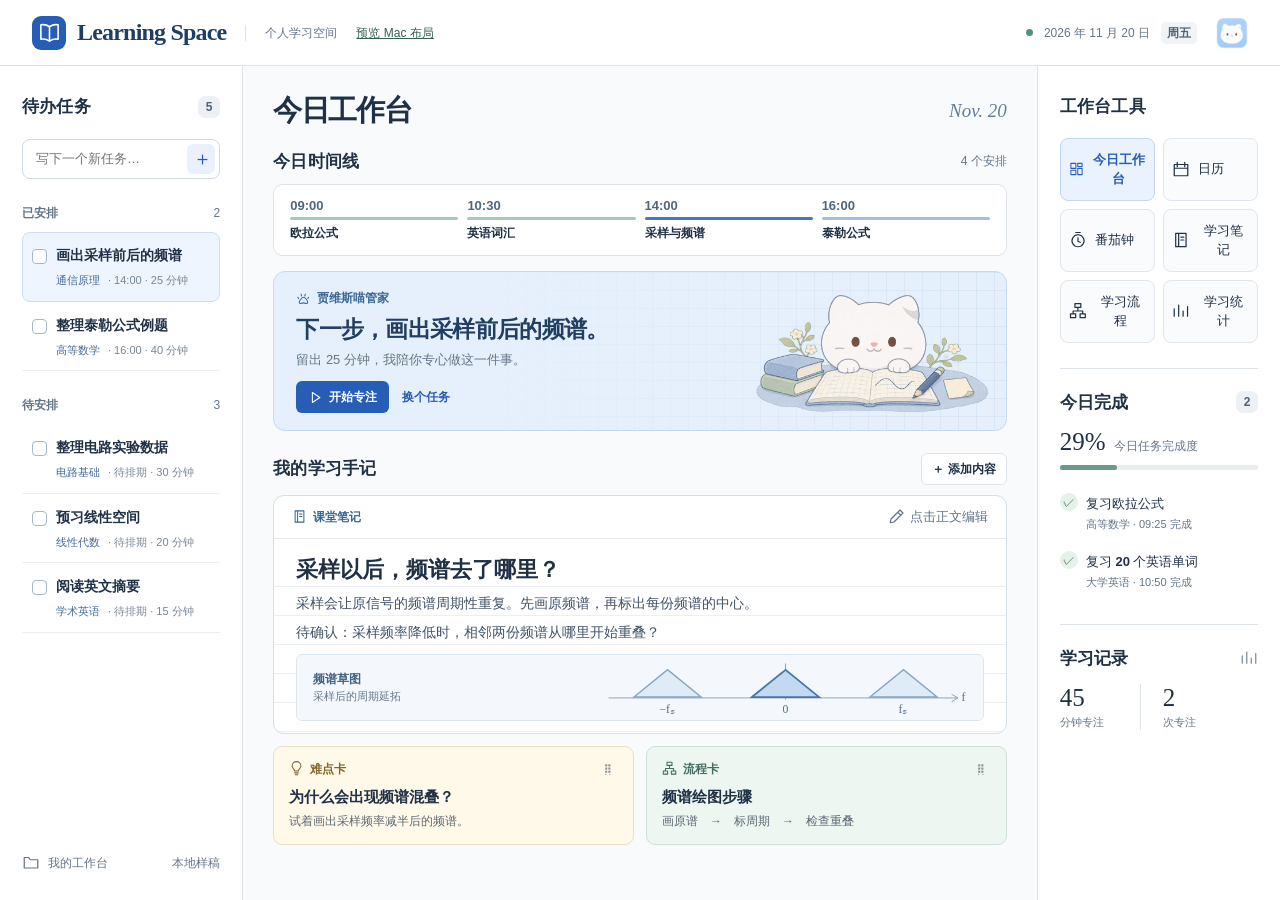
<file: index.html>
<!doctype html>
<html lang="zh-CN"><head><meta charset="utf-8"><meta name="viewport" content="width=device-width,initial-scale=1"><title>Learning Space · 学习工作台</title><link rel="stylesheet" href="studio.css"></head>
<body><header><div class="brand"><span class="brandmark" data-icon="book"></span>Learning Space</div><span class="divider"></span><span class="crumb">个人学习空间</span><a href="Mac工作台.html" style="color:#365f54;font-size:12px">预览 Mac 布局</a><div class="headright"><span class="todaydot"></span> 2026 年 11 月 20 日 <b class="day">周五</b><img src="kitten.png" alt="贾维斯喵"></div></header>
<div class="shell"><aside class="left"><div class="section-head"><h2>待办任务</h2><b class="count" id="count"></b></div>
<form id="newTask"><input maxlength="48" id="newTitle" aria-label="新任务名称" placeholder="写下一个新任务…"><button title="添加任务" aria-label="添加任务">＋</button></form><div id="pending"></div>
<div class="leftfoot"><span data-icon="folder"></span> 我的工作台 <span class="local">本地样稿</span></div></aside>
<main id="main"></main><aside class="right"><h2>工作台工具</h2><nav id="tools"></nav><div class="rule"></div><div class="section-head"><h2>今日完成</h2><span id="doneCount" class="count"></span></div><div class="progressbox"><div><strong id="percent"></strong><small>今日任务完成度</small></div><div class="track"><i id="progress"></i></div></div><div id="done"></div><div class="rule"></div><div class="section-head"><h2>学习记录</h2><span data-icon="activity"></span></div><div class="record"><div><strong id="minutes">45</strong><small>分钟专注</small></div><div><strong id="sessions">2</strong><small>次专注</small></div></div></aside></div>
<dialog id="dialog"><form method="dialog"><button class="close" aria-label="关闭">×</button></form><div id="dialogBody"></div></dialog><div id="toast" role="status"></div>
<script src="studio.js"></script></body></html>
</file>
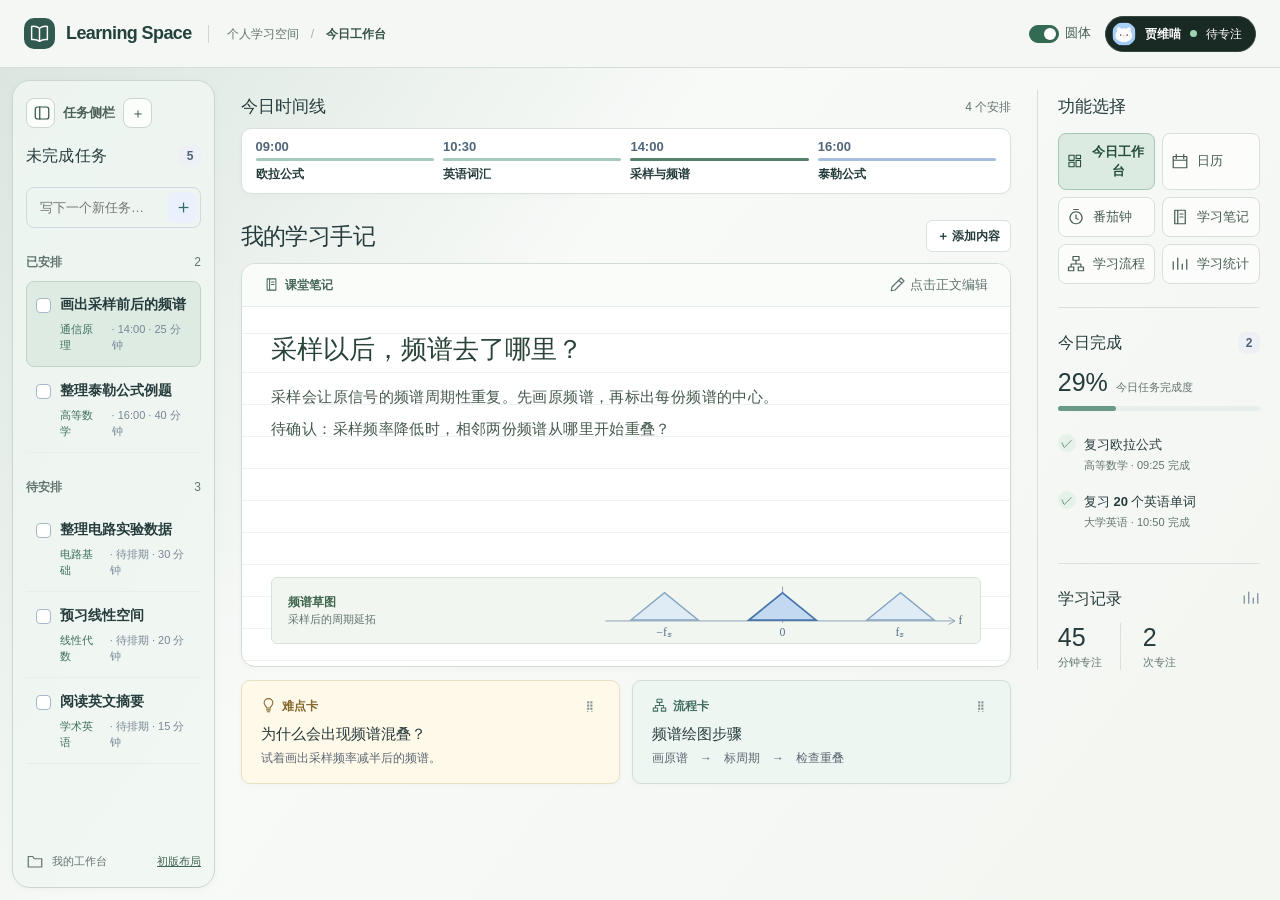
<file: Mac工作台.html>
<!doctype html>
<html lang="zh-CN" data-font="round"><head><meta charset="utf-8"><meta name="viewport" content="width=device-width,initial-scale=1"><title>Learning Space · Mac 工作台设计样稿</title><script>
// Use a fresh preference for the approved rounded-font default.
const fontPreferenceKey = 'learningSpace.fontStyle.v2';
try {
  if (localStorage.getItem(fontPreferenceKey) === 'regular') document.documentElement.dataset.font = 'regular';
} catch { /* Browser storage may be disabled. */ }
</script><link rel="stylesheet" href="studio.css"><style>body{--mint:#316c60;background:#eff3f2;color:#263c3c;--blue:#316c60;--pale:#e8f2ee;--line:#d8e1dd;--muted:#62746f;font-family:-apple-system,BlinkMacSystemFont,"Segoe UI","Microsoft YaHei",sans-serif}header.macbar{height:68px;position:sticky;top:0;z-index:5;background:rgba(244,248,245,.91);backdrop-filter:blur(18px);display:grid;grid-template-columns:auto minmax(0,1fr) auto;gap:16px;padding:0 24px;border-bottom:1px solid #d5dfda}.macbar .brand{font:650 18px/1.2 var(--sans);letter-spacing:-.6px;color:#22423b}.macbar .brandmark{width:31px;height:31px;border-radius:10px;background:#32594f}.macbar .brandmark svg{width:21px}.pagegroup{position:relative;isolation:isolate;display:flex;justify-self:center;gap:2px;align-items:center;background:#e1e8e4;border:1px solid #d4ded8;border-radius:15px;padding:4px}.pagegroup button{z-index:1;padding:6px 12px;font-size:13px;color:#50625b;border-radius:10px;white-space:nowrap}.pagegroup [aria-current=page]{color:#173c2f;font-weight:650}.thumb{position:absolute;top:4px;bottom:4px;left:0;background:#fff;border:1px solid #d2dcd6;border-radius:10px;box-shadow:0 1px 3px #364c4017;transition:transform .28s cubic-bezier(.2,.75,.25,1),width .28s;pointer-events:none}.island{position:relative;justify-self:end}.island button{color:white}.islandMain{display:flex;align-items:center;gap:9px;background:#192923;color:#f2f6f3;border:1px solid #364840;border-radius:24px;padding:5px 13px 5px 6px;font-size:12px;min-height:36px}.island img{height:24px;width:24px;border-radius:50%;object-fit:cover}.statusDot{width:7px;height:7px;background:#9fd3ae;border-radius:50%}.islandbox{position:absolute;right:0;top:calc(100% + 7px);background:#1d3029;color:#eff8f3;border-radius:17px;padding:15px 17px;box-shadow:0 10px 28px #162a2738;width:240px;animation:reveal .18s ease-out;transform-origin:top right}.islandbox small{color:#bad2c4}.islandbox strong{display:block;margin:4px 0 10px;font-size:16px}.islandbox button{border-radius:7px;background:#cfebda;color:#214335;padding:5px 10px;font-size:12px}.islandbox button+button{background:transparent;color:#d5e8da}.shell{grid-template-columns:clamp(218px,18vw,280px) minmax(0,1fr) clamp(190px,16vw,250px);min-height:calc(100vh - 68px);background:linear-gradient(127deg,#dae6df 0%,#f8faf8 38%,#f4f6f2 90%);align-items:start}.left{margin:12px 0 12px 12px;padding:17px 13px;min-height:calc(100vh - 92px);background:rgba(240,247,242,.85);border:1px solid #c9d7ce;border-radius:18px;box-shadow:0 2px 7px #3f58400b;align-self:stretch}.railTools{display:flex;align-items:center;gap:8px;margin-bottom:16px}.railTools button{display:grid;place-items:center;width:29px;height:30px;border:1px solid #cad6cf;border-radius:8px;background:#fbfdfb;color:#315346}.railTools b{font-size:13px;color:#4b6056}.railTools button+button{margin-left:auto}.left .task.active{background:#deebe3;border-color:#c0d5c6}.left .course{color:#3e705e}.railList{display:none}.compact .shell{grid-template-columns:72px minmax(0,1fr) clamp(190px,16vw,250px)}.compact .left{padding:14px 5px;align-items:center}.compact .railTools{flex-direction:column;gap:9px}.compact .railTools button+button{margin:0}.compact .left>:not(.railTools):not(.railList),.compact .railTools b{display:none}.compact .railList{display:grid;gap:8px}.railList button{width:36px;height:36px;display:grid;place-items:center;border-radius:10px;color:#587066}.railList button[aria-pressed=true]{color:#205a41;background:#d2e4d8}.right{background:transparent;border-left:1px solid #d7e0d9;margin:24px 0;padding:4px 20px;min-height:0}.right #tools{display:none}.right #tools+.rule,.right h2:first-child.macToolsTitle{display:none}.hero{background:#e1eee9;border-color:#c5dacf}.hero h2{color:#28493d}.hero p,.byline,.cardlabel{color:#47675b}.hero:before{opacity:.6}.notebook,.timeline,.studycard{box-shadow:0 2px 6px #273a2f07}.topline h1{letter-spacing:-1px}.datecode{color:#597568}.leftfoot{font-size:11px}.right .progressbox small{font-size:11px}.section-head h2{font-size:16px}.right .record{gap:18px}main{padding:20px clamp(16px,2vw,32px) 24px}.subhead{margin-top:17px}.islandMain:focus-visible,.macbar button:focus-visible{outline:2px solid #437d63;outline-offset:2px}@keyframes reveal{from{opacity:0;transform:translateY(-4px) scale(.97)}to{opacity:1;transform:none}}@media(max-width:1080px){.pagegroup button{padding:5px 8px}.macbar .brand{font-size:15px}.right{padding:4px 12px}}@media(max-width:830px){header.macbar{height:auto;padding:8px 12px;gap:7px;grid-template-columns:1fr auto}.pagegroup{grid-row:2;grid-column:1/-1;max-width:100%;justify-self:start;overflow:auto}.island{grid-column:2;grid-row:1}.pagegroup button{padding:5px 6px}.left{align-self:stretch;margin:8px 12px;min-height:0}.compact .left{align-items:flex-start}.compact .railTools,.compact .railList{display:flex}.compact .railTools{flex-direction:row;margin-bottom:4px}.right{margin:8px 12px;border:0}.islandbox{z-index:2}}@media(prefers-reduced-motion:reduce){*,*::before,*::after{animation:none!important;transition:none!important}}.pagegroup{margin:0;grid-template-columns:none}.macbar .islandMain:hover{filter:brightness(1.1)}.compact .left #newTask{display:none}@media(max-width:830px){.shell{align-items:stretch}main{width:100%;max-width:100%}}.railList button{font-weight:650;font-size:13px}.altLayout{margin-left:auto;color:#426653;font-size:11px}</style><link rel="stylesheet" href="手绘布局.css"></head>
<body><header class="macbar"><div class="brand"><span class="brandmark" data-icon="book"></span>Learning Space</div><div class="context"><span>个人学习空间</span><i>/</i><b id="contextPage">今日工作台</b></div><div class="barActions"><label class="fontSwitch" title="关闭用系统字体，开启用圆体"><input type="checkbox" id="roundFont" role="switch">圆体</label><div class="island"><button class="islandMain" aria-expanded="false" aria-controls="islandBox" aria-label="贾维喵专注灵动岛"><img src="kitten.png" alt=""><b>贾维喵</b><span class="statusDot"></span><span id="islandTime">待专注</span></button><section class="islandbox" id="islandBox" hidden><small>当前学习任务</small><strong id="islandTask"></strong><button id="islandAct"></button><button data-action="choose">换任务</button><button data-page="focus">专注详情</button></section></div></div></header>
<div class="shell"><aside class="left"><div class="railTools"><button id="collapse" aria-label="折叠任务侧栏" title="折叠任务侧栏" aria-expanded="true"><svg class="ico" viewBox="0 0 24 24" aria-hidden="true"><rect x="3" y="4" width="18" height="16" rx="3"/><path d="M9 4v16"/></svg></button><b>任务侧栏</b><button id="quickAdd" title="新建任务" aria-label="新建任务">＋</button></div><div class="railList" aria-label="任务快捷入口"></div><div class="section-head"><h2>未完成任务</h2><b class="count" id="count"></b></div>
<form id="newTask"><input maxlength="48" id="newTitle" aria-label="新任务名称" placeholder="写下一个新任务…"><button title="添加任务" aria-label="添加任务">＋</button></form><div id="pending"></div>
<div class="leftfoot"><span data-icon="folder"></span> 我的工作台 <a class="altLayout" href="index.html">初版布局</a></div></aside>
<main id="main"></main><aside class="right"><h2 class="macToolsTitle">功能选择</h2><nav id="tools" aria-label="切换中央页面"></nav><div class="rule"></div><div class="section-head"><h2>今日完成</h2><span id="doneCount" class="count"></span></div><div class="progressbox"><div><strong id="percent"></strong><small>今日任务完成度</small></div><div class="track"><i id="progress"></i></div></div><div id="done"></div><div class="rule"></div><div class="section-head"><h2>学习记录</h2><span data-icon="activity"></span></div><div class="record"><div><strong id="minutes">45</strong><small>分钟专注</small></div><div><strong id="sessions">2</strong><small>次专注</small></div></div></aside></div>
<dialog id="dialog"><form method="dialog"><button class="close" aria-label="关闭">×</button></form><div id="dialogBody"></div></dialog><div id="toast" role="status"></div>
<script src="studio.js"></script><script>const island=$('.island'), popup=$('#islandBox'), fold=$('#collapse');
const fontSwitch = document.getElementById('roundFont');
fontSwitch.checked = document.documentElement.dataset.font === 'round';
fontSwitch.addEventListener('change', () => {
  const style = fontSwitch.checked ? 'round' : 'regular';
  document.documentElement.dataset.font = style;
  try { localStorage.setItem(fontPreferenceKey, style); } catch { /* Keep this session's choice. */ }
});
function syncContext(){
  document.body.dataset.page=current;
  $('#contextPage').textContent=pages[current];
}
function syncIsland(){const t=get(bound)||selectedTask();$('#islandTime').textContent=deadline?timerLabel():bound?'已暂停':finished?'已记录':'待专注';$('#islandTask').textContent=t?.name||'自由专注';$('#islandAct').textContent=deadline?'暂停计时':bound?'继续计时':'开始 25 分钟';$('#islandAct').disabled=!bound&&!t}
function syncRail(){const rail=$('.railList');rail.replaceChildren();tasks.filter(t=>!t.done).forEach(t=>{const b=document.createElement('button');b.dataset.task=t.id;b.title=t.name;b.setAttribute('aria-label',t.name);b.setAttribute('aria-pressed',String(t.id===selected));b.textContent=({'通信原理':'通','电路基础':'电','线性代数':'线','高等数学':'数','学术英语':'英'})[t.course]||'学';rail.append(b)})}
function setFold(on){document.body.classList.toggle('compact',on);fold.setAttribute('aria-expanded',String(!on));fold.title=on?'展开任务侧栏':'折叠任务侧栏';fold.setAttribute('aria-label',fold.title)}
fold.onclick=()=>setFold(!document.body.classList.contains('compact'));$('#quickAdd').onclick=()=>{setFold(false);$('#newTitle').focus()};
function showIsland(on){popup.hidden=!on;$('.islandMain').setAttribute('aria-expanded',String(on));if(on)syncIsland()}
$('.islandMain').onclick=()=>showIsland(popup.hidden);
$('#islandAct').onclick=()=>{if(deadline){remaining=Math.max(0,Math.ceil((deadline-Date.now())/1000));deadline=0;draw()}else start();syncIsland()};
document.addEventListener('keydown',e=>{if(e.key==='Escape'&&!popup.hidden){showIsland(false);$('.islandMain').focus()}});
document.addEventListener('click',e=>{if(!island.contains(e.target)||e.target.closest('button[data-page],button[data-action]'))showIsland(false)});
new MutationObserver(()=>{syncContext();syncRail();syncIsland()}).observe($('#main'),{childList:true});
setInterval(syncIsland,500);syncContext();syncRail();syncIsland();</script></body></html>
</file>
<file: studio.css>
:root{--ink:#203045;--muted:#657588;--line:#dce3e9;--blue:#285db5;--pale:#edf4ff;--green:#377464;--paper:#fff;--sans:"Segoe UI","Microsoft YaHei","PingFang SC",sans-serif;--serif:Georgia,"Noto Serif CJK SC","Songti SC",SimSun,serif}*{box-sizing:border-box}body{margin:0;color:var(--ink);background:#f8fafb;font:14px/1.5 var(--sans)}button,input,select,textarea{font:inherit}button{color:inherit;cursor:pointer;background:transparent;border:0}button:hover{filter:brightness(.94)}button:focus-visible,input:focus-visible,[contenteditable]:focus-visible,select:focus-visible{outline:2px solid #4281cb;outline-offset:2px}header{height:66px;display:flex;align-items:center;padding:0 32px;background:#fff;border-bottom:1px solid var(--line);gap:19px}.brand{font:600 24px Georgia,serif;letter-spacing:-.8px;display:flex;gap:11px;align-items:center;color:#203d63}.brandmark{display:grid;place-items:center;width:34px;height:34px;border-radius:9px;background:#285db5;color:white}.brandmark svg{width:23px;height:23px}.divider{height:16px;border-left:1px solid var(--line)}.crumb,.headright{font-size:12px;color:var(--muted)}.headright{margin-left:auto;display:flex;align-items:center;gap:11px}.headright img{width:32px;height:32px;margin-left:8px}.todaydot{width:7px;height:7px;background:#54927e;border-radius:100%}.day{background:#f1f4f6;color:#526375;border-radius:5px;padding:2px 6px}.shell{display:grid;grid-template-columns:clamp(238px,19vw,288px) minmax(440px,1fr) clamp(236px,19vw,296px);min-height:calc(100vh - 66px)}.left,.right{background:#fff;padding:28px 22px}.left{border-right:1px solid var(--line);display:flex;flex-direction:column}.right{border-left:1px solid var(--line)}h1,h2,h3,p{margin:0}h2{font-size:17px;letter-spacing:.2px;font-weight:650}.section-head,.subhead,.topline{display:flex;align-items:center;justify-content:space-between;gap:10px}.section-head>span[data-icon]{color:#798b9d}.count{background:#edf1f5;color:#516176;border-radius:7px;min-width:22px;text-align:center;padding:1px 6px;font:600 12px/20px var(--sans)}#newTask{display:flex;margin:19px 0 25px;padding:4px 4px 4px 11px;border:1px solid #cfdae5;border-radius:8px}#newTask input{width:100%;min-width:0;border:none;background:transparent;font-size:13px}#newTask button{border-radius:6px;background:#eaf1fd;color:var(--blue);font-size:19px;width:28px}.group{font-size:12px;color:var(--muted);margin:0 0 10px;display:flex;justify-content:space-between}.task{display:grid;grid-template-columns:15px 1fr;gap:9px;padding:12px 9px;border:1px solid transparent;border-bottom-color:#e8edf0;align-items:start}.task.active{background:#eff5ff;border:1px solid #cdddf4;border-radius:8px}.tasktitle{text-align:left;padding:0;font-weight:600;font-size:14px;width:100%}.check{width:15px;height:15px;border:1.4px solid #a7b7c9;border-radius:4px;background:#fff;margin-top:4px;padding:0}.meta{display:flex;gap:8px;align-items:center;margin-top:6px;color:#788695;font-size:11px}.course{color:#476b9a}.taskgroup+.taskgroup{margin-top:25px}.leftfoot{display:flex;align-items:center;gap:8px;font-size:12px;color:var(--muted);margin-top:auto;padding-top:28px}.local{margin-left:auto}.ico{width:18px;height:18px;display:inline-block;vertical-align:-4px;fill:none;stroke:currentColor;stroke-width:1.65;stroke-linecap:round;stroke-linejoin:round}main{padding:23px clamp(20px,2.35vw,40px) 25px;min-width:0}.topline{margin-bottom:16px}.topline h1{font-size:29px;letter-spacing:-1.4px;font-weight:680}.datecode{font:italic 19px Georgia,serif;color:#647d99}.hero{position:relative;isolation:isolate;background:#e6f0fc;border:1px solid #c5d9ef;border-radius:12px;min-height:157px;overflow:hidden;display:flex;align-items:center;padding:17px 22px}.hero:before,.focusart:before{content:"";position:absolute;inset:0;background-image:linear-gradient(#8cafd126 1px,transparent 1px),linear-gradient(90deg,#8cafd126 1px,transparent 1px);background-size:18px 18px;mask-image:linear-gradient(90deg,transparent 25%,#000);z-index:-1}.hero .copy{position:relative;z-index:2;max-width:66%}.byline,.cardlabel,.pill{display:flex;align-items:center;gap:6px;font-size:12px;color:#396796;font-weight:600}.hero h2{font-size:23px;margin:5px 0 3px;letter-spacing:-.7px;color:#213e63}.hero p,.soft{color:var(--muted);font-size:13px}.hero img{position:absolute;right:1.5%;height:98%;max-width:33%;object-fit:contain}.actions{display:flex;gap:10px;align-items:center;margin-top:12px}.primary,.light,.link{display:inline-flex;align-items:center;justify-content:center;gap:6px;font-size:12px;font-weight:600}.primary{background:var(--blue);color:white;border-radius:6px;padding:7px 12px}.light{border:1px solid var(--line);border-radius:6px;background:white;padding:6px 10px}.link{padding:5px 3px;color:var(--blue)}.primary .ico,.link .ico,.byline .ico,.light .ico,.cardlabel .ico{width:15px;height:15px}.subhead{margin:22px 0 10px}.subhead h2{display:flex;gap:9px;align-items:center}.subhead small{font-size:12px;color:var(--muted)}.timeline{display:flex;background:white;border:1px solid var(--line);border-radius:10px;padding:13px 16px;gap:9px;overflow-x:auto}.slot{flex:1;min-width:91px;display:flex;flex-direction:column;gap:4px;text-align:left;padding:0}.slot time{font:600 13px 'Segoe UI',sans-serif;color:#52667b}.slot i{height:3px;border-radius:4px;background:#a5bdde;width:100%}.slot.past i{background:#a6c9bb}.slot.next i{background:#4578c1}.slot span{font-size:12px;font-weight:600}.notebook{position:relative;background:#fff;border:1px solid #d4dfe8;border-radius:11px;overflow:hidden}.notehead{display:flex;justify-content:space-between;align-items:center;padding:11px 18px;border-bottom:1px solid #e6ebef}.notepage{padding:16px 22px;background:repeating-linear-gradient(to bottom,transparent 0 28px,#dfe6ef99 28px 29px);background-position:0 19px}.notepage h3{font:600 22px/30px var(--serif);margin-bottom:4px}.noteedit{font:14px/29px var(--sans);min-height:58px;white-space:pre-wrap;color:#435367}.cards{display:grid;grid-template-columns:1fr 1fr;gap:12px;margin-top:12px}.studycard{position:relative;border:1px solid #dadfdf;border-radius:9px;padding:13px 15px 14px;background:#fff;min-width:0}.studycard.question{background:#fff9e9;border-color:#e9dfc3}.studycard.question .cardlabel{color:#84672c}.studycard.process{background:#eef6f2;border-color:#cfdfd8}.studycard.process .cardlabel{color:#426e61}.studycard h3{font-size:15px;margin:8px 0 4px}.studycard p{font-size:12px;color:#5c6874}.grip{color:#899698;cursor:grab;float:right;font-size:17px;line-height:19px}.toolsgrid,nav{display:grid;grid-template-columns:repeat(2,1fr);gap:8px}nav{margin-top:18px}.tool{padding:11px 8px;display:flex;align-items:center;gap:8px;border:1px solid #e0e6ed;background:#fafbfd;border-radius:8px;font-size:13px}.tool.selected{color:#285db5;background:#eaf2ff;border-color:#c3d6f3;font-weight:650}.rule{border-top:1px solid var(--line);margin:25px 0 21px}.progressbox{margin:13px 0 10px}.progressbox>div:first-child{display:flex;align-items:baseline;gap:8px}.progressbox strong,.record strong{font:500 25px Georgia,serif}.progressbox small,.record small{color:var(--muted);font-size:12px}.track{height:5px;background:#e8eeeb;border-radius:10px;margin:9px 0 14px}.track i{height:100%;display:block;background:#6a9a86;border-radius:10px}.doneitem{display:flex;align-items:flex-start;gap:8px;padding:9px 0}.doneitem button{background:#e5f1e9;color:#43745a;border-radius:50%;width:18px;height:18px;font-size:12px;padding:0}.doneitem b{font-size:13px;font-weight:550}.doneitem small,.record small{display:block;color:var(--muted);font-size:11px;margin-top:2px}.record{display:flex;gap:36px;margin-top:12px}.record>div+div{border-left:1px solid var(--line);padding-left:22px}dialog{border:1px solid var(--line);border-radius:14px;padding:25px;width:min(380px,92vw);color:var(--ink)}dialog::backdrop{background:#16243a55}.close{float:right;font-size:22px}.dialogrow{margin-top:16px;display:flex;gap:8px;flex-wrap:wrap}dialog input,dialog select{border:1px solid var(--line);border-radius:6px;padding:6px;max-width:100%}#toast{position:fixed;bottom:18px;left:50%;transform:translateX(-50%);background:#203045;color:white;border-radius:8px;padding:8px 18px;opacity:0;pointer-events:none}#toast.on{opacity:1}.sheet{border:1px solid var(--line);background:white;border-radius:12px;padding:22px;margin-top:12px}.focusart{isolation:isolate;position:relative;display:grid;justify-items:center;background:#e9f2fc;padding:38px 15px;border:1px solid #c9dbef;border-radius:12px;text-align:center;overflow:hidden}.focusart img{height:135px;max-width:80%;object-fit:contain}.clock{font:500 clamp(54px,6vw,94px)/1.25 Georgia,serif;color:#254b78;font-variant-numeric:tabular-nums}.focusart h2{font-size:21px}.listrow{padding:13px 0;border-bottom:1px solid var(--line);display:flex;align-items:center;gap:14px}.listrow:last-child{border:0}.listrow time{color:var(--blue);font-weight:600}.cal{display:grid;grid-template-columns:repeat(7,1fr);gap:6px;text-align:center;margin-top:16px}.cal span{padding:7px}.cal .sel{background:var(--blue);border-radius:6px;color:white}.sheet h3{margin-bottom:6px}
@media(min-width:1550px){main{max-width:1150px;width:100%;margin:auto auto 0;align-self:start;margin-top:0}}@media(max-width:1100px){.shell{grid-template-columns:205px minmax(365px,1fr) 194px}.left,.right{padding:22px 14px}main{padding:20px 16px}.tool{padding:8px 5px;font-size:12px}.hero h2{font-size:19px}.hero{padding-left:14px}.hero .copy{max-width:70%}.task{padding:10px 5px}}@media(max-width:830px){.shell{display:flex;flex-direction:column}main{order:0}.left{order:1}.right{order:2}.left,.right{border:0;border-top:1px solid var(--line)}header{padding:0 15px}.crumb,.divider,.headright .todaydot,.day{display:none}.headright{font-size:10px;gap:4px}.brand{font-size:20px}.hero img{max-width:31%}.hero .copy{max-width:72%}.cards{gap:7px}.studycard{padding:10px}.tool{justify-content:center}.leftfoot{display:none}}@media(max-width:440px){.cards{grid-template-columns:1fr}.headright img{width:24px;height:24px}.hero h2{font-size:17px}.hero p{font-size:12px}.timeline{padding:10px}.slot{min-width:78px}}
.topline+.subhead{margin-top:0}.timeline+.hero{margin-top:15px}.spectrum{display:flex;align-items:center;justify-content:space-between;gap:12px;background:#f4f8fc;border:1px solid #dce6ef;border-radius:6px;margin:7px 0 0;padding:3px 16px}.spectrum figcaption{font-size:12px;font-weight:600;color:#426381}.spectrum small{display:block;font-size:11px;font-weight:400;color:var(--muted)}.spectrum svg{display:block;height:59px;max-width:70%}.notepage{padding-bottom:12px}
</file>
<file: 手绘布局.css>
.context { display:flex; align-items:center; gap:12px; font-size:12px; color:#64766c; }
.context i { color:#a4b4aa; font-style:normal; }
.context b { font-weight:600; color:#355345; }
.macbar .context { justify-self:start; padding-left:18px; border-left:1px solid #ccd8d0; }
.shell { grid-template-columns:clamp(215px,16.3vw,265px) minmax(0,1fr) clamp(235px,19vw,320px); }
.compact .shell { grid-template-columns:72px minmax(0,1fr) clamp(235px,19vw,320px); }
.right { padding:4px 20px 0; margin-top:22px; }
.right h2:first-child.macToolsTitle, .right #tools+.rule { display:block; }
.right #tools { display:grid; grid-template-columns:repeat(2,minmax(0,1fr)); gap:7px; margin-top:13px; }
#tools .tool { background:rgba(255,255,255,.66); border-color:#d7e1d9; min-height:40px; padding:8px; font-size:13px; color:#485e53; }
#tools .tool.selected { background:#dcebe2; color:#244d39; border-color:#a7c6b4; }
.right .rule { margin:23px 0; }
main { padding-top:22px; }
body[data-page=home] .topline, body[data-page=home] .hero { display:none; }
body[data-page=home] main>.subhead:first-of-type, body[data-page=home] .topline+.subhead { margin:4px 0 8px; }
.timeline { padding:10px 14px; border-radius:10px; }
.timeline .slot.next i { background:#53836b; }
body[data-page=home] main>.hero+.subhead { margin:25px 0 10px; }
body[data-page=home] main>.hero+.subhead h2 { font-size:23px; letter-spacing:-.6px; }
body[data-page=home] .notebook { border-radius:14px; border-color:#d1ddd4; }
body[data-page=home] .notehead { padding:11px 22px; background:#fafcf9; }
body[data-page=home] .notepage {
  padding:23px clamp(20px,2.3vw,40px) 22px;
  background:repeating-linear-gradient(to bottom,transparent 0 31px,#e2e9e48c 31px 32px);
  background-position:0 34px;
}
body[data-page=home] .notepage h3 { font-size:clamp(22px,2vw,32px); line-height:38px; color:#294437; }
body[data-page=home] .noteedit { min-height:clamp(145px,21vh,260px); margin-top:13px; font-size:15px; line-height:32px; color:#43584a; }
.spectrum { background:#f1f6f1; border-color:#d8e4d9; }
.spectrum figcaption { color:#43684e; }
.cards { gap:12px; margin-top:13px; }
.studycard { padding:16px 19px; }
.islandbox { width:min(280px,90vw); }
@media(max-width:1000px) and (min-width:831px) {
  .shell { grid-template-columns:190px minmax(0,1fr) 192px; }
  .compact .shell { grid-template-columns:66px minmax(0,1fr) 192px; }
  .right { padding-inline:11px; }
  #tools .tool { font-size:12px; padding:6px; gap:4px; }
}
@media(max-width:830px) {
  .macbar .context { display:none; }
  .right { margin:8px 12px; padding:14px; }
  body[data-page=home] .noteedit { min-height:120px; }
}
.macbar .brand, .clock, .progressbox strong, .record strong, .datecode {
  font-family: var(--heading-font);
  font-style: normal;
  font-variant-numeric: tabular-nums;
}
body {
  --sans: -apple-system, BlinkMacSystemFont, "Segoe UI", "PingFang SC", "Microsoft YaHei", sans-serif;
  --heading-font: var(--sans);
  --serif: var(--heading-font);
  --small-text: -apple-system, "Segoe UI", "PingFang SC", "Microsoft YaHei", sans-serif;
  font-family: var(--sans);
}
.shell h1, .shell h2, .studycard h3, .islandbox strong, dialog h2 {
  font-family: var(--heading-font);
  font-weight: 500;
}
.notepage h3 {
  font-family: var(--heading-font);
  font-weight: 500;
}
.notepage .noteedit {
  font-family: var(--sans);
  font-weight: 400;
  letter-spacing: .025em;
}
.meta, .group, .doneitem small, .notehead .soft, .record small, .progressbox small, .slot time {
  font-family: var(--small-text);
}

html[data-font="round"] body {
  --sans: "YouYuan", "幼圆", "Hiragino Maru Gothic ProN", "PingFang SC", "Microsoft YaHei", sans-serif;
  --heading-font: "Arial Rounded MT Bold", "华康方圆体W7", "DFFangYuanW7-GB", "Hiragino Maru Gothic ProN", var(--sans);
}

.macbar .barActions { display:flex; align-items:center; justify-self:end; gap:14px; }
.fontSwitch { display:inline-flex; align-items:center; gap:6px; color:#455e50; font:13px/1.3 var(--small-text); cursor:pointer; min-height:36px; }
.fontSwitch input {
  appearance:none; position:relative; box-sizing:border-box; width:30px; height:18px; margin:0;
  border:1px solid #859b8e; border-radius:12px; background:#e1e7e3; cursor:pointer;
}
.fontSwitch input::before {
  content:""; position:absolute; top:2px; left:2px; width:12px; height:12px;
  border-radius:50%; background:white; box-shadow:0 1px 2px #40544855;
}
.fontSwitch input:checked { background:#336a52; border-color:#336a52; }
.fontSwitch input:checked::before { transform:translateX(12px); }
.fontSwitch input:focus-visible { outline:2px solid #29684a; outline-offset:3px; }
@media(max-width:440px){ .macbar .barActions { gap:8px; } }
@media(forced-colors:active){ .fontSwitch input { appearance:auto; } .fontSwitch input::before { display:none; } }

html:not([data-font="round"]) .tasktitle { font-weight: 400; }
html:not([data-font="round"]) .noteedit { letter-spacing: normal; }
</file>
